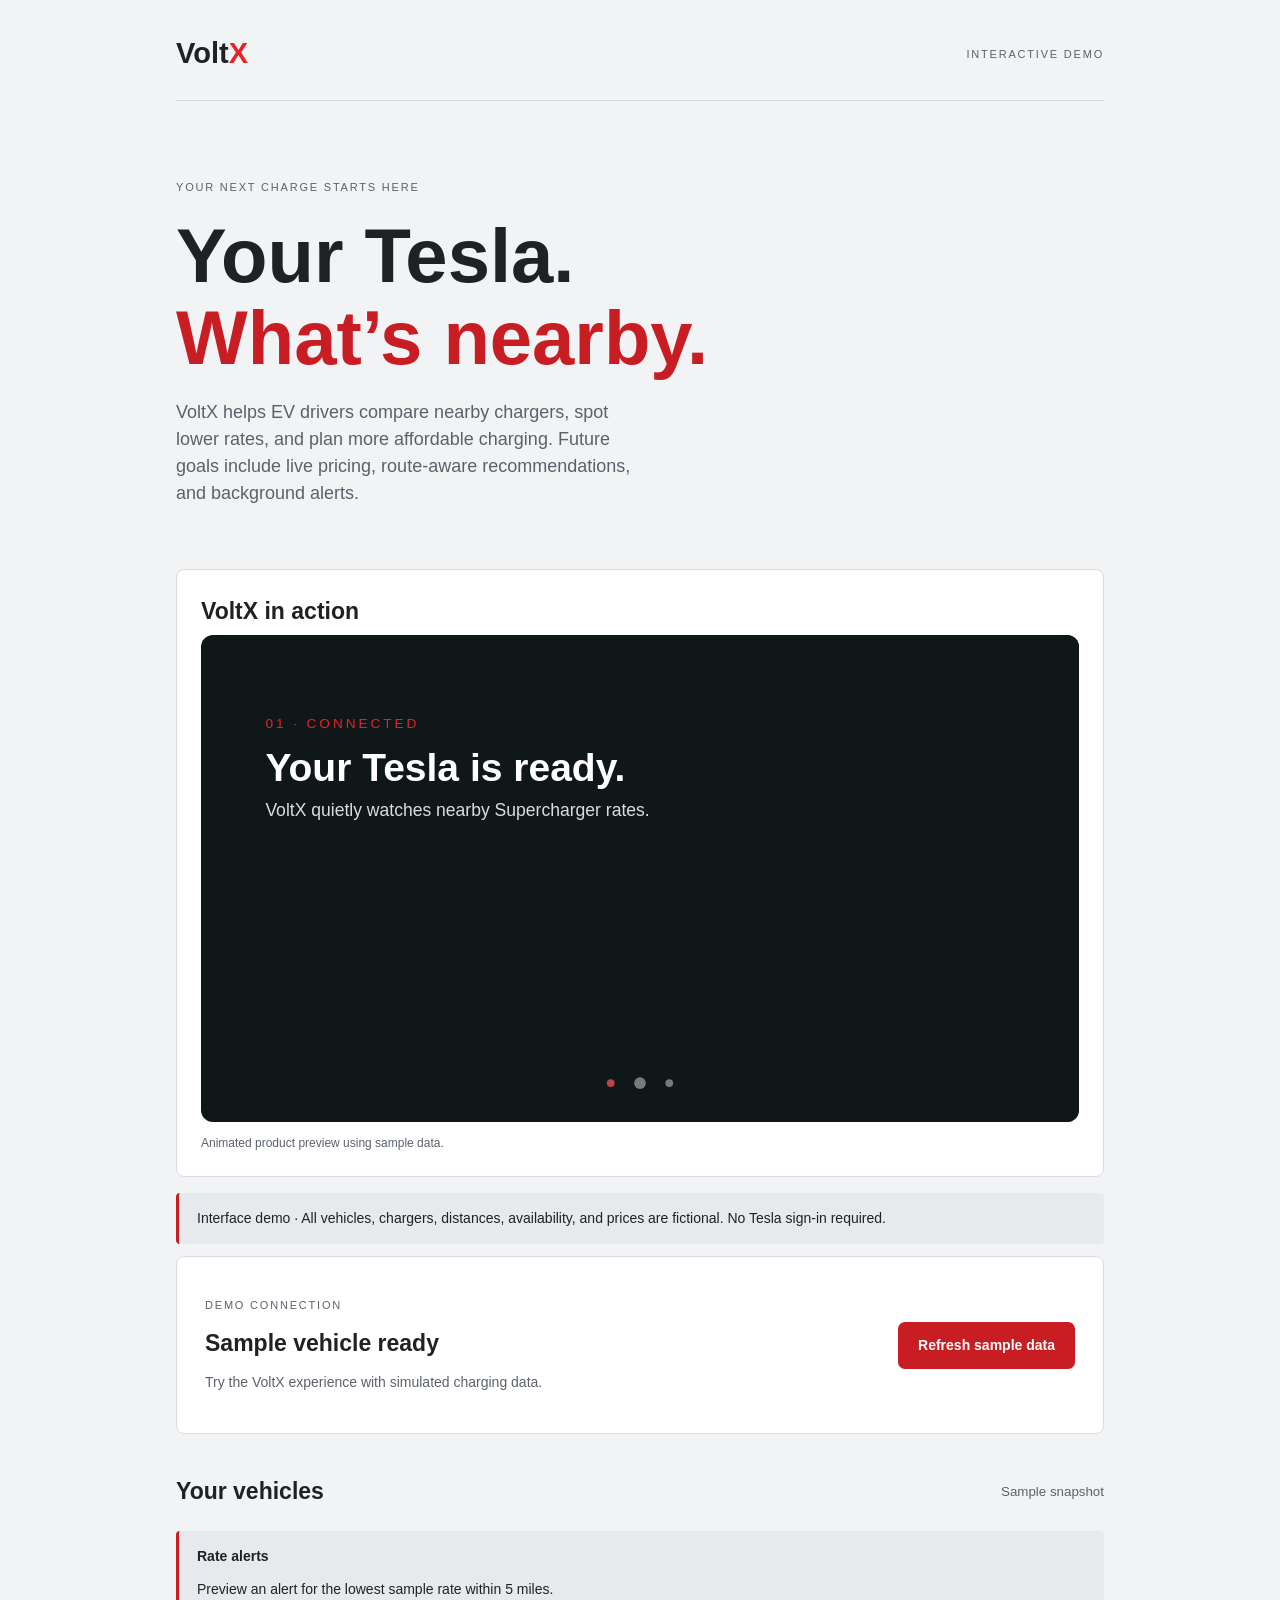
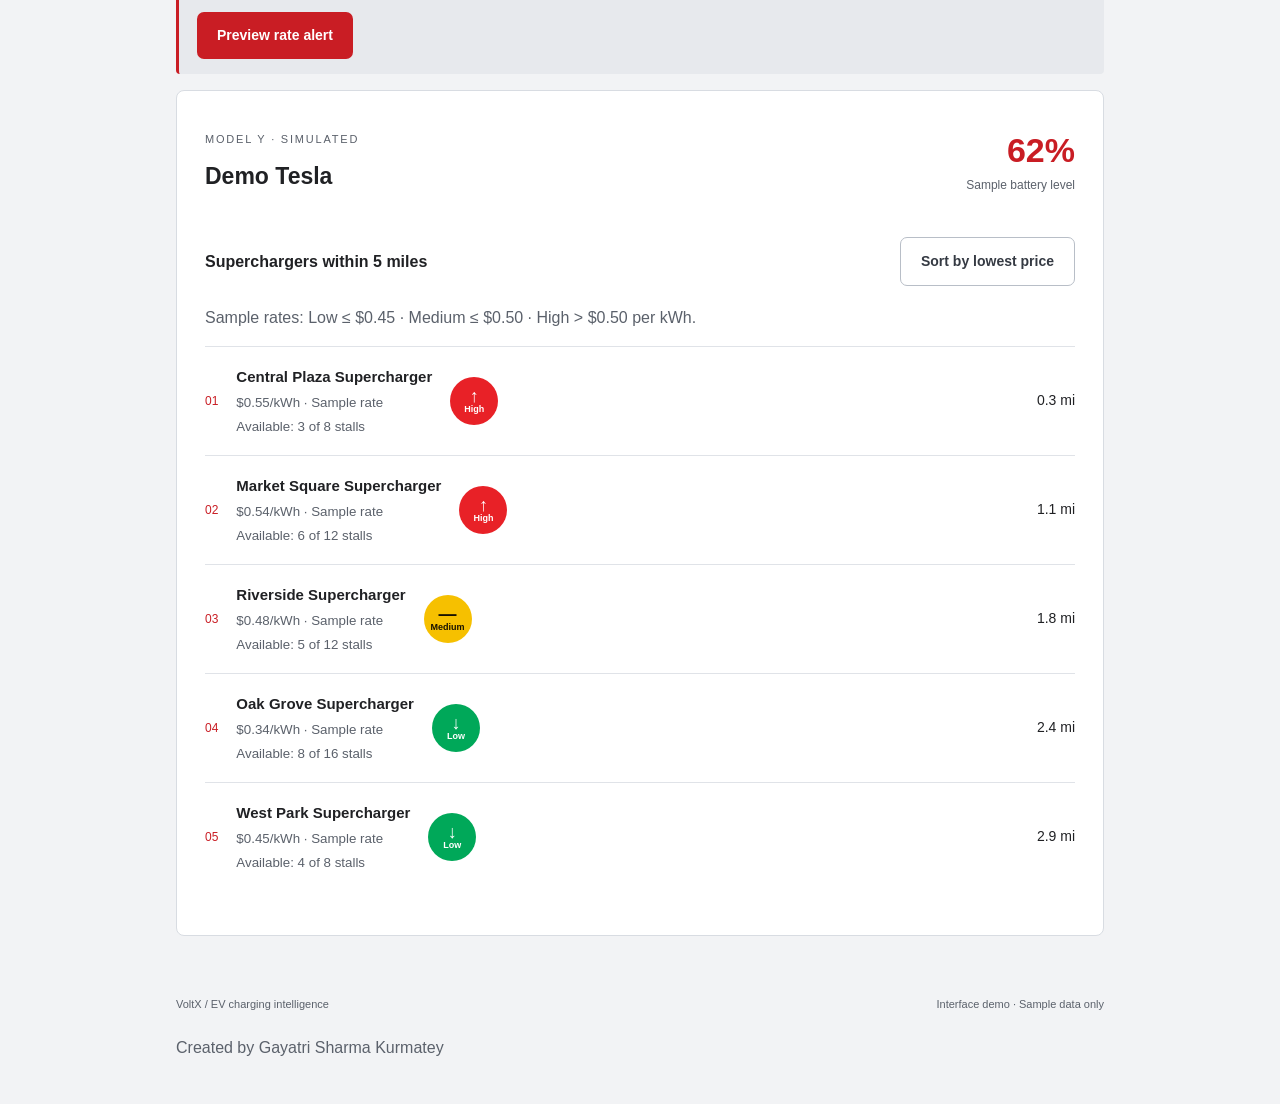
<file: voltx-demo/index.html>
<!doctype html>
<html lang="en"><head><meta charset="utf-8"><meta name="viewport" content="width=device-width, initial-scale=1"><meta name="description" content="Explore the VoltX EV charging interface with fictional vehicles, chargers and sample prices."><title>VoltX — Interactive Demo</title><link rel="stylesheet" href="./style.css?v=about-20260922"><link rel="stylesheet" href="./walkthrough.css?v=20260922"><link rel="stylesheet" href="./walkthrough-v2.css?v=20260922"><script src="./demo.js" defer></script></head>
<body><link rel="stylesheet" href="./video.css?v=20260922b"><style>.walkthrough{display:none!important}.walkthrough-video-card img{content:url('./voltx-walkthrough-v10.svg?v=9')}.step-one .step-number,.step-three .step-number{font-size:0;background:url('./tesla-car.svg') center/32px auto no-repeat}.walkthrough-route .route-car{font-size:0;background:url('./tesla-car.svg') center/34px auto no-repeat;width:34px;height:22px;display:block}</style><main>
<header><a class="brand" href="./">Volt<span>X</span></a><span class="version">INTERACTIVE DEMO</span></header>
<section class="intro"><p class="eyebrow">YOUR NEXT CHARGE STARTS HERE</p><h1>Your Tesla.<br><span>What’s nearby.</span></h1><p class="description">VoltX helps EV drivers compare nearby chargers, spot lower rates, and plan more affordable charging. Future goals include live pricing, route-aware recommendations, and background alerts.</p></section><section class="walkthrough-video-card" aria-label="Animated VoltX video"><h2>VoltX in action</h2><img src="./voltx-walkthrough-v10.svg?v=9" alt="Animated VoltX flow from Tesla connection to low-rate notification and charger destination"><p class="muted">Animated product preview using sample data.</p></section>
<section class="walkthrough" aria-label="Animated VoltX walkthrough"><div class="section-heading"><h2>How VoltX works</h2><small>Animated demo</small></div><div class="walkthrough-stage"><div class="walkthrough-step step-one"><span class="step-number" aria-label="Parked Tesla">🚗</span><strong>Connect to Tesla</strong><small>VoltX connects to your Tesla account and reads your car’s location.</small></div><div class="walkthrough-step step-two"><span class="step-number" aria-label="Notification">🔔</span><strong>Scan nearby chargers</strong><small>It checks Superchargers in your selected radius and compares their rates.</small></div><div class="walkthrough-step step-three"><span class="step-number" aria-label="Driving Tesla">🚙</span><strong>Get notified and drive</strong><small>When the lowest rate appears, VoltX alerts you so you do not keep checking the Tesla app.</small></div><div class="walkthrough-toast"><span class="toast-dot"></span><div><strong>VoltX found a nearby low-rate signal</strong><small>Fremont, CA - Civic Center Drive: Low signal</small></div></div><div class="walkthrough-route"><span class="route-car">🚙</span><span></span><b>Drive to charger</b><span class="charger-icon" aria-label="Charger">⚡</span></div></div><p class="muted">Simulation only: the shared demo uses sample data and does not connect to a Tesla account or send real notifications.</p></section>
<p class="notice">Interface demo · All vehicles, chargers, distances, availability, and prices are fictional. No Tesla sign-in required.</p>
<section class="connection"><div><p class="eyebrow">DEMO CONNECTION</p><h2>Sample vehicle ready</h2><p>Try the VoltX experience with simulated charging data.</p></div><div class="actions"><button id="refresh">Refresh sample data</button></div></section>
<section aria-label="Demo vehicle"><div class="section-heading"><h2>Your vehicles</h2><small id="updated" role="status">Sample snapshot</small></div>
<div class="notice"><strong>Rate alerts</strong><p>Preview an alert for the lowest sample rate within 5 miles.</p><button id="alert">Preview rate alert</button><p id="alert-preview" role="status" hidden></p></div>
<article class="vehicle"><div class="vehicle-summary"><div><p class="eyebrow">MODEL Y · SIMULATED</p><h2>Demo Tesla</h2></div><div class="battery"><strong id="battery">62%</strong><span>Sample battery level</span></div></div>
<div class="section-heading"><h3>Superchargers within 5 miles</h3><button class="secondary" id="sort">Sort by lowest price</button></div><p class="muted">Sample rates: Low ≤ $0.45 · Medium ≤ $0.50 · High > $0.50 per kWh.</p><ol class="chargers" id="chargers"></ol></article></section>
<footer><span>VoltX / EV charging intelligence</span><span>Interface demo · Sample data only</span></footer>
<p class="muted">Created by Gayatri Sharma Kurmatey</p>
</main></body></html>
</file>
<file: voltx-demo/style.css>
:root{font-family:Inter,Segoe UI,Arial,sans-serif;color:#202124;background:#f2f3f5;font-synthesis:none;line-height:1.5}*{box-sizing:border-box}html,body{min-height:100%;background:#f2f3f5}body{margin:0}main{max-width:1000px;margin:auto;padding:32px 36px}header{display:flex;justify-content:space-between;align-items:center;border-bottom:1px solid #d4d7dc;padding-bottom:24px}.brand{font-size:29px;letter-spacing:0;font-weight:800;color:inherit;text-decoration:none}.brand span{color:#e82127}.version,.eyebrow{font-size:11px;letter-spacing:1.8px;color:#5b616b}.intro{padding:66px 0 34px}h1{font-size:clamp(44px,7vw,76px);letter-spacing:0;line-height:1.08;margin:20px 0}h1 span{color:#c91d24}.description{max-width:470px;font-size:18px;color:#5b616b}h2{font-size:23px;letter-spacing:0;margin:6px 0}h3{font-size:16px}p{margin:12px 0}.connection,.vehicle{border:1px solid #d8dce2;border-radius:8px;padding:28px;background:#ffffff}.connection{display:flex;gap:30px;justify-content:space-between;align-items:center}.connection p:not(.eyebrow){font-size:14px;color:#5b616b;max-width:430px}.actions{display:grid;gap:10px;flex-shrink:0}button,.button{font:inherit;font-size:14px;display:inline-flex;gap:32px;justify-content:center;text-decoration:none;background:#c91d24;color:#ffffff;border:0;border-radius:7px;padding:13px 20px;font-weight:650;cursor:pointer}.secondary{background:transparent;color:#353a43;border:1px solid #b8bec7}button:disabled,.disabled{opacity:.5;cursor:default}a:focus-visible,button:focus-visible{outline:3px solid #202124;outline-offset:4px}.notice{padding:15px 18px;border-left:3px solid #c91d24;background:#e7e9ed;border-radius:4px;font-size:14px}.error{border-color:#c91d24;background:#fff0f0}.section-heading,.vehicle-summary{display:flex;justify-content:space-between;align-items:center}.section-heading{margin:34px 0 16px}.section-heading small,.muted{color:#5b616b}.vehicle{margin:16px 0}.battery{display:flex;flex-direction:column;text-align:right}.battery strong{font-size:34px;color:#c91d24}.battery span{font-size:12px;color:#5b616b}.chargers{padding:0;list-style:none}.chargers li{display:flex;gap:18px;align-items:center;border-top:1px solid #e0e3e8;padding:18px 0}.chargers small{display:block;color:#5b616b;margin-top:4px}.number{color:#c91d24;font-size:12px}.pricing-badge{display:inline-flex;flex-direction:column;align-items:center;justify-content:center;gap:1px;width:48px;height:48px;border-radius:50%;color:white;font-size:9px;font-weight:750;line-height:1;flex-shrink:0}.pricing-badge span:first-child{font-size:18px;line-height:16px}.pricing-badge.lower{background:#00a859}.pricing-badge.medium{background:#f6c000;color:#171100}.pricing-badge.higher{background:#e82127}.distance{margin-left:auto;white-space:nowrap;font-size:14px}.chargers strong{font-size:15px}footer{display:flex;justify-content:space-between;gap:20px;color:#5b616b;font-size:11px;padding:44px 0 12px}code{color:#353a43}@media(max-width:650px){main{padding:22px}.version{font-size:9px}.intro{padding-top:40px}.connection{display:block}.actions{margin-top:24px}.section-heading{display:block}.chargers li{flex-wrap:wrap}.distance{margin-left:30px}footer{display:block}footer span{display:block;margin-top:8px}}
</file>
<file: voltx-demo/walkthrough.css>
.walkthrough{margin:16px 0;border:1px solid #d8dce2;border-radius:8px;padding:28px;background:#fff}.walkthrough-stage{position:relative;min-height:214px;overflow:hidden;border:1px solid #e0e3e8;border-radius:7px;background:linear-gradient(135deg,#f8f9fa,#eef1f4);padding:22px}.walkthrough-step{position:absolute;left:22px;top:22px;display:grid;grid-template-columns:42px minmax(0,1fr);column-gap:12px;max-width:310px;opacity:0;animation:walkthroughStep 9s infinite}.walkthrough-step strong{font-size:17px}.walkthrough-step small{grid-column:2;color:#5b616b;margin-top:4px}.step-number{grid-row:span 2;display:grid;place-items:center;width:36px;height:36px;border-radius:50%;background:#c91d24;color:#fff;font-size:12px;font-weight:750}.step-two{animation-delay:3s}.step-three{animation-delay:6s}.walkthrough-toast{position:absolute;right:22px;top:26px;display:flex;gap:10px;align-items:flex-start;width:260px;padding:13px 15px;border:1px solid #d8dce2;border-radius:8px;background:#fff;box-shadow:0 10px 24px #20212422;animation:toastPulse 9s infinite}.walkthrough-toast strong,.walkthrough-toast small{display:block}.walkthrough-toast small{color:#5b616b;margin-top:4px;font-size:12px}.toast-dot{width:10px;height:10px;margin-top:4px;border-radius:50%;background:#c91d24;box-shadow:0 0 0 5px #c91d2420}.walkthrough-route{position:absolute;left:24px;right:24px;bottom:24px;display:flex;align-items:center;gap:10px;color:#c91d24;font-size:12px}.walkthrough-route>span:nth-child(2){height:2px;flex:1;background:repeating-linear-gradient(90deg,#c91d24 0 8px,transparent 8px 14px)}.walkthrough-route b{color:#202124;font-size:12px}.route-car{animation:routeMove 9s infinite}.walkthrough .muted{font-size:12px;margin-bottom:0}@keyframes walkthroughStep{0%,4%{opacity:0;transform:translateY(8px)}8%,27%{opacity:1;transform:none}31%,100%{opacity:0;transform:translateY(-8px)}}@keyframes toastPulse{0%,58%{opacity:.35;transform:translateY(8px)}66%,86%{opacity:1;transform:none}92%,100%{opacity:.35;transform:translateY(-4px)}}@keyframes routeMove{0%,20%{transform:translateX(0)}70%,90%{transform:translateX(260px)}100%{transform:translateX(0)}
}@media(max-width:650px){.walkthrough-stage{min-height:290px}.walkthrough-toast{left:22px;right:22px;top:128px;width:auto}.walkthrough-step{max-width:calc(100% - 44px)}.walkthrough-route{bottom:20px}}
</file>
<file: voltx-demo/walkthrough-v2.css>
.walkthrough-step{animation-duration:15s}.step-two{animation-delay:5s}.step-three{animation-delay:10s}.walkthrough-toast{animation-duration:15s}.walkthrough-route>span:nth-child(2){background-size:22px 2px;animation:dashFlow 1.2s linear infinite}.route-car{animation:routeMove 15s ease-in-out infinite}@keyframes dashFlow{to{background-position:-22px 0}}
</file>
<file: voltx-demo/video.css>
.walkthrough{display:none}.walkthrough-video-card{margin:16px 0;border:1px solid #d8dce2;border-radius:8px;padding:24px;background:#fff}.walkthrough-video-card h2{margin-top:0}.walkthrough-video-card img{display:block;width:100%;height:auto;border-radius:12px;background:#101719}.walkthrough-video-card .muted{font-size:12px;margin-bottom:0}
</file>
